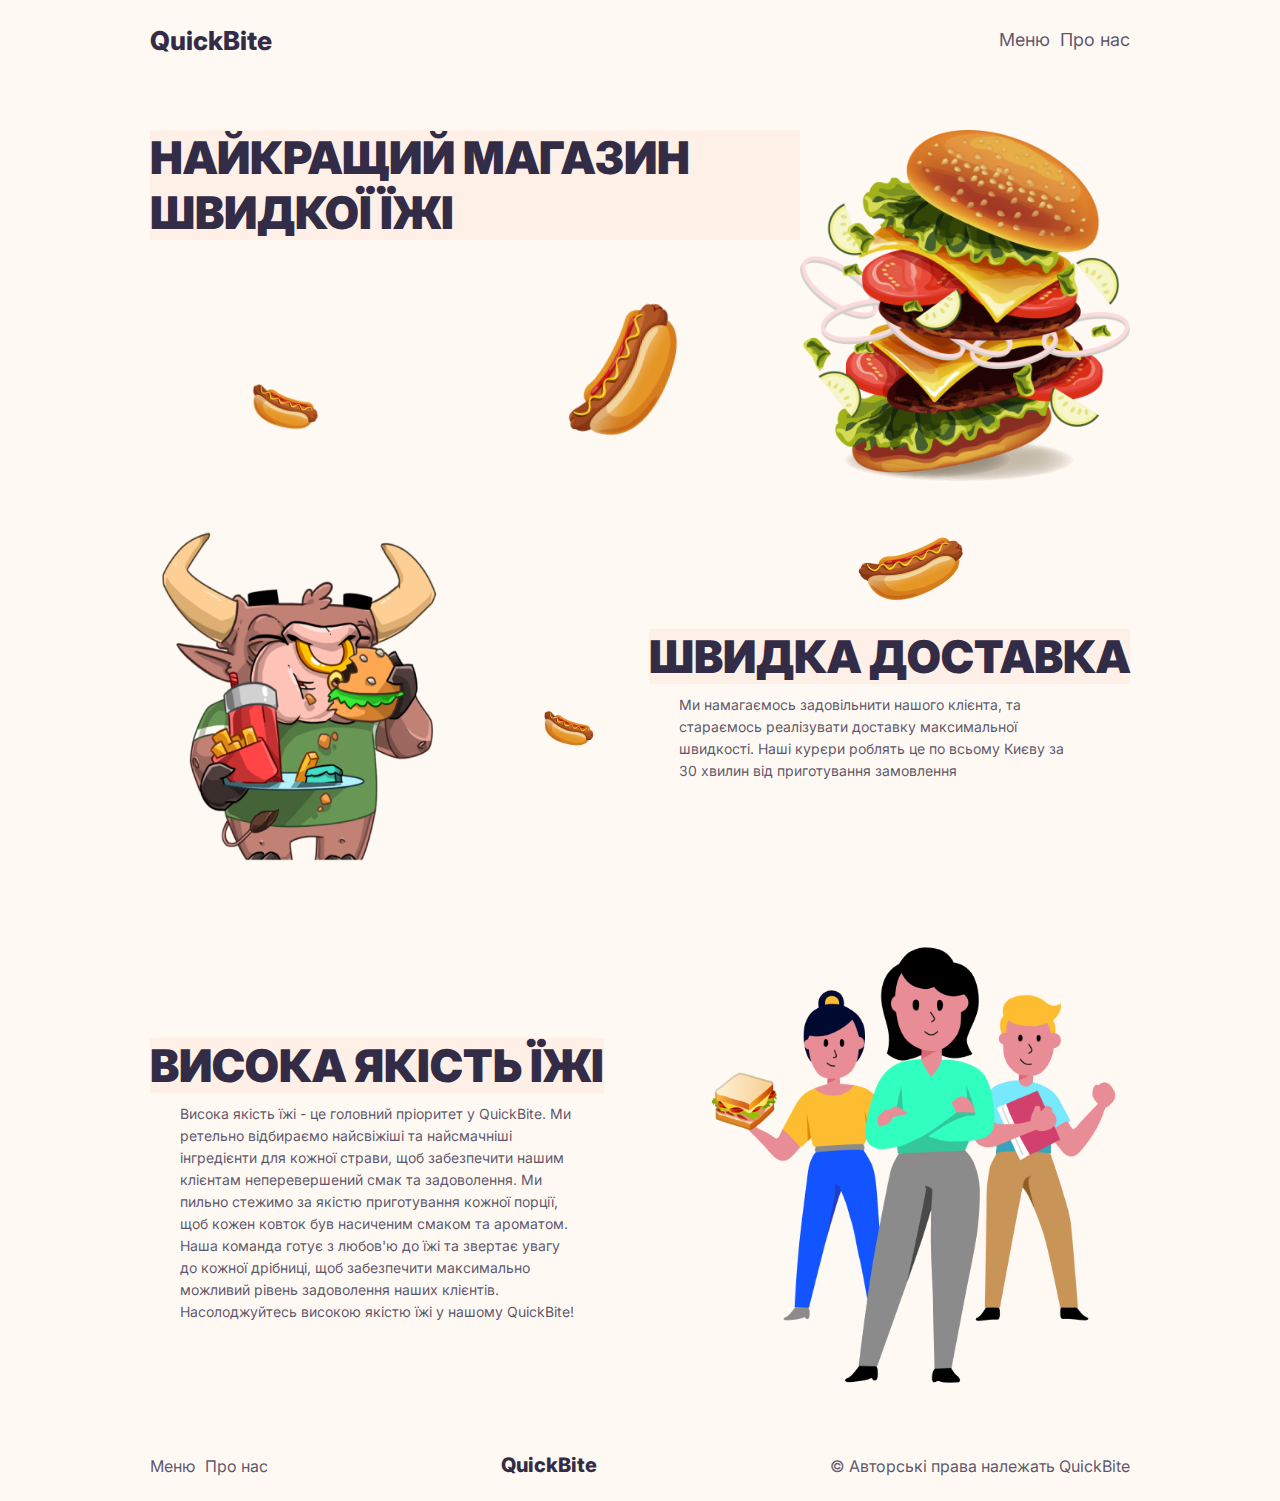
<file: index.html>
<!DOCTYPE html>
<html lang="en">
    <head>
        <meta charset="UTF-8" />
        <meta http-equiv="X-UA-Compatible" content="IE=edge" />
        <meta name="viewport" content="width=device-width, initial-scale=1.0" />
        <link rel="stylesheet" href="./css/main.css" />
        <link rel="stylesheet" href="./css/reset.css" />
        <link rel="stylesheet" href="./css/header.css" />
        <link rel="stylesheet" href="./css/footer.css" />
        <link rel="stylesheet" href="./css/index.css" />
        <title>QuickBite</title>
    </head>
    <body>
        <main class="page">
            <div class="wrapper">
                <header class="header">
                    <section class="header__desktop-menu">
                        <a class="header__logo" href="../index.html">QuickBite</a>
                        <ul class="header__nav">
                            <a href="./pages/menu.html" class="header__nav-item">Меню</a>
                            <a href="./pages/about.html" class="header__nav-item">Про нас</a>
                        </ul>
                    </section>

                    <section class="header__burger-menu">
                        <div class="header__logo">QuickBite</div>
                        <input class="menu-checkbox" type="checkbox" id="burger-toggle" />
                        <label class="header-icon" for="burger-toggle">&#9776;</label>

                        <div class="menu">
                            <a class="menu-item" href="./pages/menu.html">Меню</a>
                            <a class="menu-item" href="./pages/about.html">Про нас</a>
                        </div>
                    </section>
                </header>

                <section class="container">
                    <div class="hero">
                        <div class="hero__title">найкращий магазин швидкої їжі</div>
                        <div class="hero__burger">
                            <img src="./assets/burger.png" alt="" />
                        </div>
                        <img class="hero__hotdog" src="./assets/hotdog.png" alt="" />
                        <img class="hero__hotdog2" src="./assets/hotdog.png"" alt="">
                    </div>

                    <div class="hero">
                        <img class="hero__bull" src="./assets/bull.png" alt="" />
                        <div class="hero__wrapper">
                            <div class="hero__title">ШВИДКА ДОСТАВКА</div>
                            <div class="hero__desc">
                                Ми намагаємось задовільнити нашого клієнта, та стараємось реалізувати доставку максимальної швидкості. Наші курєри
                                роблять це по всьому Києву за 30 хвилин від приготування замовлення
                            </div>
                        </div>

                        <img class="hero__hotdog3" src="./assets/hotdog.png"" alt=""> <img class="hero__hotdog4" src="./assets/hotdog.png"" alt="">
                    </div>

                    <div class="hero">
                        <div class="hero__wrapper">
                            <div class="hero__title">ВИСОКА ЯКІСТЬ ЇЖІ</div>
                            <div class="hero__desc">
                                Висока якість їжі - це головний пріоритет у QuickBite. Ми ретельно відбираємо найсвіжіші та найсмачніші інгредієнти
                                для кожної страви, щоб забезпечити нашим клієнтам неперевершений смак та задоволення. Ми пильно стежимо за якістю
                                приготування кожної порції, щоб кожен ковток був насиченим смаком та ароматом. Наша команда готує з любов'ю до їжі та
                                звертає увагу до кожної дрібниці, щоб забезпечити максимально можливий рівень задоволення наших клієнтів.
                                Насолоджуйтесь високою якістю їжі у нашому QuickBite!
                            </div>
                        </div>
                        <img class="hero__peoples" src="./assets/peoples.png" alt="" />
                    </div>
                </section>

                <footer class="footer">
                    <ul class="footer__nav">
                        <a href="./pages/menu.html" class="footer__nav-item">Меню</a>
                        <a href="./pages/about.html" class="footer__nav-item">Про нас</a>
                    </ul>

                    <div class="footer__logo">QuickBite</div>

                    <div class="footer__utensils">© Авторські права належать QuickBite</div>
                </footer>
            </div>
        </main>
        <script src="./assets/script.js"></script>
    </body>
</html>
</file>
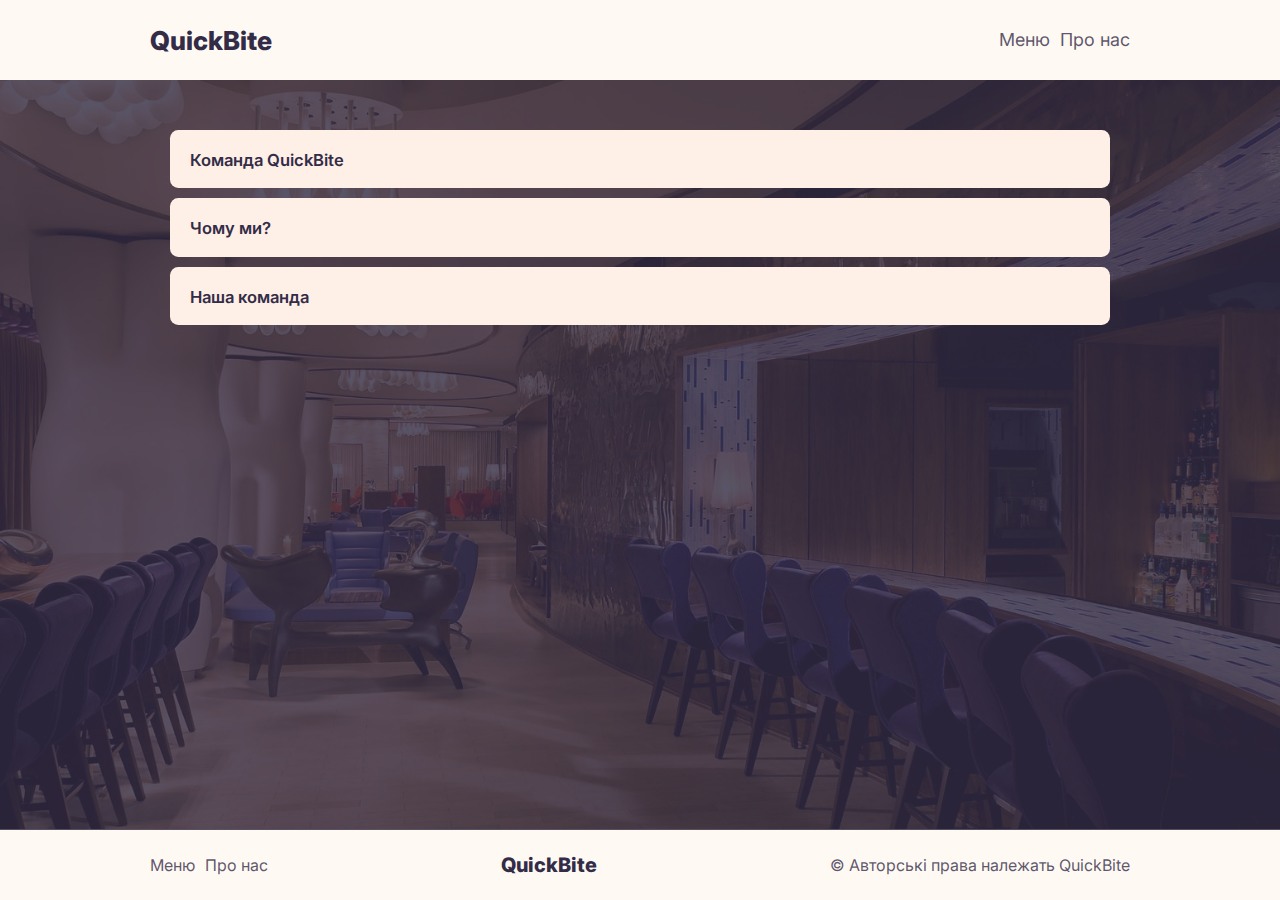
<file: pages/about.html>
<!DOCTYPE html>
<html lang="en">
    <head>
        <meta charset="UTF-8" />
        <meta http-equiv="X-UA-Compatible" content="IE=edge" />
        <meta name="viewport" content="width=device-width, initial-scale=1.0" />
        <link rel="stylesheet" href="../css/main.css" />
        <link rel="stylesheet" href="../css/reset.css" />
        <link rel="stylesheet" href="../css/header.css" />
        <link rel="stylesheet" href="../css/footer.css" />
        <link rel="stylesheet" href="../css/about.css" />
        <title>QuickBite - Про нас</title>
    </head>
    <body>
        <main class="page">
            <div class="wrapper">
                <header class="header">
                    <section class="header__desktop-menu">
                        <a class="header__logo" href="../index.html">QuickBite</a>
                        <ul class="header__nav">
                            <a href="./menu.html" class="header__nav-item">Меню</a>
                            <a class="header__nav-item">Про нас</a>
                        </ul>
                    </section>

                    <section class="header__burger-menu">
                        <a class="header__logo" href="../index.html">QuickBite</a>
                        <input class="menu-checkbox" type="checkbox" id="burger-toggle" />
                        <label class="header-icon" for="burger-toggle">&#9776;</label>

                        <div class="menu">
                            <a class="menu-item" href="./menu.html">Меню</a>
                            <a class="menu-item">Про нас</a>
                        </div>
                    </section>
                </header>
            </div>

            <section class="container">
                <div class="wrapper about">
                    <div class="faq-item">
                        <input class="item-input" id="item1" type="checkbox" />
                        <label class="item-title" for="item1">Команда QuickBite</label>
                        <div class="item-text">
                            Ми - команда професіоналів, яка надає послуги доставки фастфуду найвищої якості. Наша місія полягає в тому, щоб
                            забезпечити клієнтів смачною та якісною їжею, яку вони можуть насолоджуватися у зручний для себе час і місце.
                        </div>
                    </div>

                    <div class="faq-item">
                        <input class="item-input" id="item2" type="checkbox" />
                        <label class="item-title" for="item2">Чому ми?</label>
                        <div class="item-text">
                            Ми працюємо з найкращими ресторанами міста, щоб надавати широкий вибір страв для наших клієнтів. Ми переконані, що кожен
                            повинен мати можливість насолоджуватися смачною їжею, навіть якщо не має часу або можливості піти до ресторану.
                        </div>
                    </div>

                    <div class="faq-item">
                        <input class="item-input" id="item3" type="checkbox" />
                        <label class="item-title" for="item3">Наша команда</label>
                        <div class="item-text">
                            Наша команда прагне до того, щоб наш сервіс був максимально зручним і доступним для всіх клієнтів. Ми працюємо цілодобово,
                            щоб ви могли замовити їжу в будь-який час доби, і наша доставка завжди своєчасна і швидка.
                        </div>
                    </div>
                </div>
            </section>

            <div class="wrapper">
                <footer class="footer">
                    <ul class="footer__nav">
                        <a href="./menu.html" class="footer__nav-item">Меню</a>
                        <a class="footer__nav-item">Про нас</a>
                    </ul>

                    <div class="footer__logo">QuickBite</div>

                    <div class="footer__utensils">© Авторські права належать QuickBite</div>
                </footer>
            </div>
        </main>
        <script src="../assets/script.js"></script>
    </body>
</html>
</file>
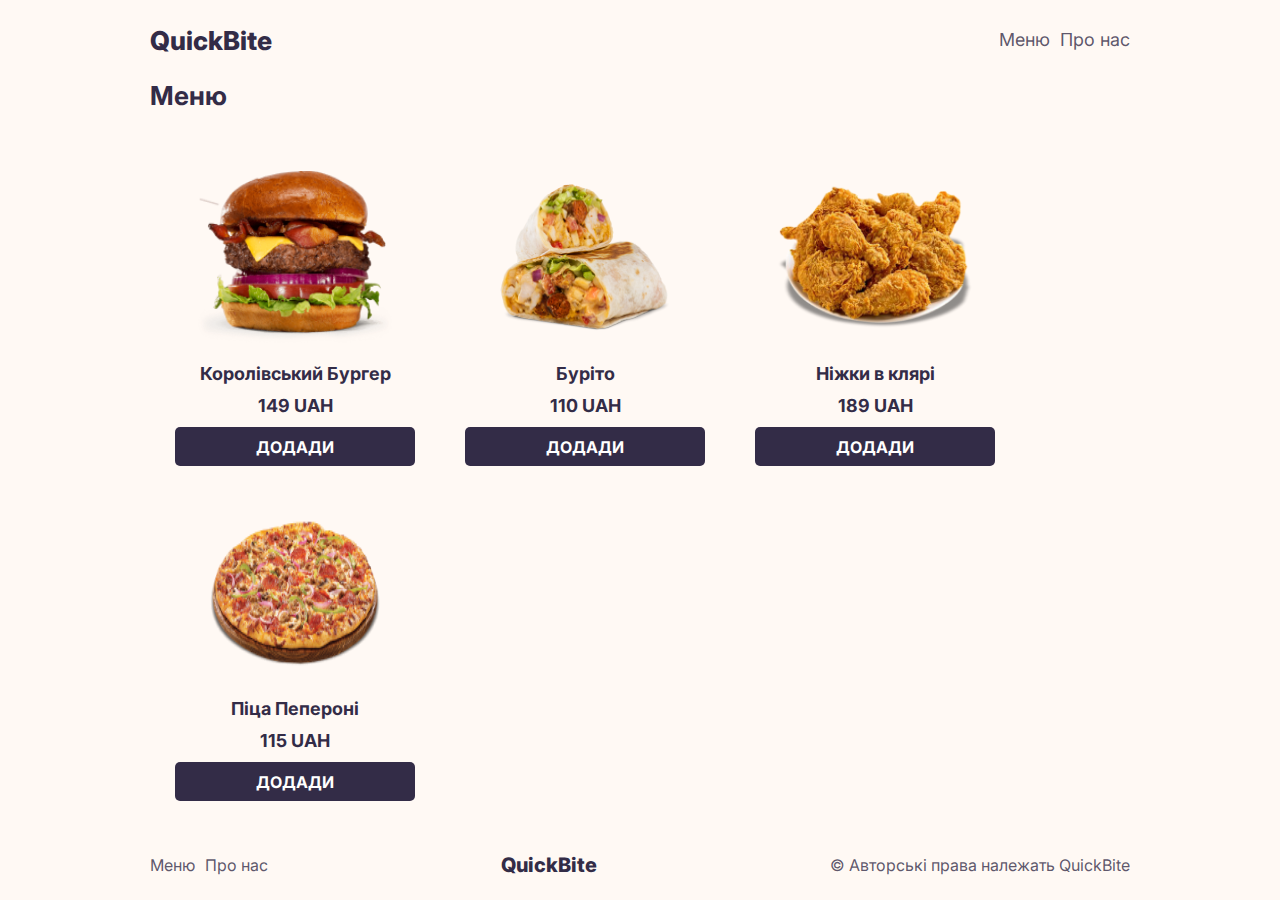
<file: pages/menu.html>
<!DOCTYPE html>
<html lang="en">
    <head>
        <meta charset="UTF-8" />
        <meta http-equiv="X-UA-Compatible" content="IE=edge" />
        <meta name="viewport" content="width=device-width, initial-scale=1.0" />
        <link rel="stylesheet" href="../css/main.css" />
        <link rel="stylesheet" href="../css/reset.css" />
        <link rel="stylesheet" href="../css/header.css" />
        <link rel="stylesheet" href="../css/footer.css" />
        <link rel="stylesheet" href="../css/menu.css" />
        <title>QuickBite - Меню</title>
    </head>
    <body>
        <main class="page">
            <div class="wrapper">
                <header class="header">
                    <section class="header__desktop-menu">
                        <a class="header__logo" href="../index.html">QuickBite</a>
                        <ul class="header__nav">
                            <a class="header__nav-item">Меню</a>
                            <a href="./about.html" class="header__nav-item">Про нас</a>
                        </ul>
                    </section>

                    <section class="header__burger-menu">
                        <a class="header__logo" href="../index.html">QuickBite</a>
                        <input class="menu-checkbox" type="checkbox" id="burger-toggle" />
                        <label class="header-icon" for="burger-toggle">&#9776;</label>

                        <div class="menu">
                            <a class="menu-item">Меню</a>
                            <a class="menu-item" href="./about.html">Про нас</a>
                        </div>
                    </section>
                </header>
            </div>

            <section class="container">
                <div class="wrapper">
                    <div class="menu-title">Меню</div>
                    <div class="menu-products">
                        <div class="menu-products__item">
                            <img src="../assets/eat/burger.png" alt="" />
                            <div class="name">Королівський Бургер</div>
                            <div class="price">149 UAH</div>
                            <button class="menu-products__item-button">Додади</button>
                        </div>

                        <div class="menu-products__item">
                            <img src="../assets/eat/burito.png" alt="" />
                            <div class="name">Буріто</div>
                            <div class="price">110 UAH</div>
                            <button class="menu-products__item-button">Додади</button>
                        </div>
                        <div class="menu-products__item">
                            <img src="../assets/eat/nuggets.png" alt="" />
                            <div class="name">Ніжки в клярі</div>
                            <div class="price">189 UAH</div>
                            <button class="menu-products__item-button">Додади</button>
                        </div>
                        <div class="menu-products__item">
                            <img src="../assets/eat/pizza.png" alt="" />
                            <div class="name">Піца Пепероні</div>
                            <div class="price">115 UAH</div>
                            <button class="menu-products__item-button">Додади</button>
                        </div>
                    </div>
                </div>
            </section>

            <div class="wrapper">
                <footer class="footer">
                    <ul class="footer__nav">
                        <a class="footer__nav-item">Меню</a>
                        <a href="./about.html" class="footer__nav-item">Про нас</a>
                    </ul>

                    <div class="footer__logo">QuickBite</div>

                    <div class="footer__utensils">© Авторські права належать QuickBite</div>
                </footer>
            </div>
        </main>
        <script src="../assets/script.js"></script>
    </body>
</html>
</file>
<file: css/main.css>
@import url("https://fonts.googleapis.com/css2?family=Inter:wght@100;200;300;400;500;600;700;800;900&display=swap");

:root {
    --primary-color: #332c47;
    --second-color: rgba(51, 44, 71, 0.8);
    --bg-color: #fff9f4;
    --max-width: 1200px;
}

body {
    font-family: "Inter", sans-serif;
    background-color: var(--bg-color);
    margin: 0;
    padding: 0;
    color: var(--primary-color);
    font-size: 14px;
}

.page {
    width: 100%;
    min-height: 100vh;
    /* margin-inline: auto; */

    display: flex;
    flex-direction: column;
}

.wrapper {
    width: min(100% - 30px, var(--max-width));
    margin-inline: auto;
}

@media only screen and (max-width: 1280px) {
    .wrapper {
        width: min(100% - 30px, 980px);
    }
}

.container {
    flex: 1;
}
</file>
<file: css/header.css>
.header {
    width: 100%;
}

.header__desktop-menu {
    height: 80px;
    display: flex;
    flex-direction: row;
    align-items: center;
    justify-content: space-between;
}

.header__burger-menu {
    display: none;
    min-height: 80px;
    flex-direction: row;
    align-items: center;
    justify-content: space-between;
    flex-wrap: wrap;
}

.header-icon {
    font-size: 30px;
}

.header__logo {
    font-weight: 800;
    font-size: 26px;
    line-height: 31px;
    color: var(--primary-color);

    cursor: pointer;
    user-select: none;
}

.header__nav {
    display: flex;
    flex-direction: row;
}

.header__nav-item {
    font-weight: 400;
    font-size: 18px;
    line-height: 24px;
    color: var(--second-color);
    margin-right: 10px;

    cursor: pointer;
    transition: 0.2s ease-in;
}

.header__nav-item:last-child {
    margin-right: 0;
}

.header__nav-item:hover {
    color: var(--primary-color);
}

.menu {
    width: 100%;
    height: 91%;
    background: var(--bg-color);
    z-index: 2;
    display: none;
    position: fixed;
    bottom: -35px;
    right: 0;
}

.menu-checkbox {
    position: absolute;
    width: 0;
    height: 0;
    appearance: none;
}

.menu-checkbox:checked ~ .menu {
    display: flex;
    flex-direction: column;
    align-items: center;
}

.menu-item {
    width: 80%;
    height: 60px;
    background: #fff0e7;
    border-radius: 5px;
    text-align: center;
    margin-bottom: 10px;
    text-align: center;
    font-size: 26px;

    display: flex;
    flex-direction: row;
    align-items: center;
    justify-content: center;
    font-weight: 600;
    font-size: 20px;
    line-height: 19px;

    color: #332c47;
}

@media only screen and (max-width: 560px) {
    .header {
        margin-bottom: 30px;
    }

    .header__logo {
        font-size: 16px;
    }

    .header__nav-item {
        font-size: 14px;
    }

    .header__desktop-menu {
        height: 60px;
    }
}

@media only screen and (max-width: 786px) {
    .header__burger-menu {
        display: flex;
    }
    .header__desktop-menu {
        display: none;
    }
}
</file>
<file: css/footer.css>
.footer {
    width: 100%;
    height: 70px;

    display: flex;
    flex-direction: row;
    align-items: center;
    justify-content: space-between;
}

.footer__nav {
    display: flex;
    flex-direction: row;
}

.footer__nav-item {
    font-weight: 400;
    font-size: 16px;
    line-height: 24px;
    color: var(--second-color);
    margin-right: 10px;

    cursor: pointer;
    transition: 0.2s ease-in;
}

.footer__nav-item:last-child {
    margin-right: 0;
}

.footer__logo {
    font-weight: 800;
    font-size: 20px;
    line-height: 31px;
    color: var(--primary-color);

    cursor: pointer;
    user-select: none;
}

.footer__utensils {
    color: var(--second-color);
    font-weight: 400;
    font-size: 16px;
    line-height: 24px;
}

@media only screen and (max-width: 560px) {
    .footer__utensils {
        font-size: 12px;
    }

    .footer__nav-item {
        font-size: 12px;
    }

    .footer__logo {
        font-size: 16px;
    }
}

@media only screen and (max-width: 440px) {
    .footer__utensils {
        font-size: 8px;
    }

    .footer__nav-item {
        font-size: 8px;
    }

    .footer__logo {
        font-size: 16px;
    }
}

@media only screen and (max-width: 350px) {
    .footer {
        flex-direction: column;
    }
}
</file>
<file: css/index.css>
.hero {
    margin-top: 50px;
    display: flex;
    justify-content: space-between;
    width: 100%;
    min-height: 430px;
    position: relative;
}

.hero__title {
    font-weight: 900;
    font-size: 52px;
    text-transform: uppercase;
    max-width: 650px;
    width: fit-content;
    height: fit-content;
    background: #fff0e7;
}

.hero__burger {
    height: 100%;
}

.hero__hotdog {
    position: absolute;
    width: 70px;
    bottom: 50px;
    left: 100px;
}

.hero__hotdog2 {
    position: absolute;
    width: 150px;
    transform: rotate(280deg);
    bottom: 60px;
    left: 400.84px;
}

.hero__hotdog3 {
    position: absolute;
    transform: rotate(-37.93deg);
    width: 105.89px;
    height: 69.73px;
    left: 711px;
}

.hero__hotdog4 {
    position: absolute;
    left: 40%;
    top: 50%;
    width: 53.2px;
}

.hero__bull {
    width: 400px;
}

.hero__desc {
    font-weight: 400;
    font-size: 18px;
    line-height: 22px;
    width: 400px;
    min-width: 280px;
    margin: 10px 30px;
    color: var(--second-color);
}

.hero__wrapper {
    margin: 10% 0;
}

.hero__peoples {
    height: 608px;
}

@media only screen and (max-width: 1280px) {
    .hero__peoples {
        height: 450px;
    }

    .hero__title {
        font-size: 45px;
    }

    .hero__desc {
        font-size: 14px;
    }

    .hero__bull {
        width: 300px;
        height: 330px;
    }

    .hero {
        min-height: fit-content;
    }
}

@media only screen and (max-width: 1024px) {
    .hero__peoples {
        height: 450px;
    }

    .hero__title {
        font-size: 36px;
        max-width: 400px;
    }

    .hero__burger {
        width: 300px;
    }

    .hero__desc {
        font-size: 14px;
        margin: 10px 10px;
    }
}

@media only screen and (max-width: 903px) {
    .hero__peoples {
        position: relative;
        top: 50px;
        height: 350px;
    }

    .hero__title {
        font-size: 36px;
        max-width: 400px;
    }

    .hero__burger {
        width: 300px;
    }

    .hero__desc {
        font-size: 14px;
        margin: 10px 0px;
    }

    .hero__hotdog3, .hero__hotdog2 {
        display: none;
    }
}

@media only screen and (max-width: 780px) {
    .hero {
        flex-direction: column;
        align-items: center;
        margin-top: 0px;
    }

    .hero__burger {
        margin: 10px 0;
    }

    .hero__hotdog, .hero__hotdog2, .hero__hotdog4 {
        display: none;
    }

    .hero__title {
        font-size: 42px;
        max-width: 600px;
        text-align: center;
    }

    .hero__desc {
        text-align: center;
        font-size: 16px;
    }

    .hero:nth-child(2) {
        flex-direction: column-reverse;
    }

    .hero__peoples {
        height: 350px;
        top: -20px;
    }
}

@media only screen and (max-width: 560px) {

    .hero {
        justify-content: center;
    }

    .hero__title {
        max-width: 400px;
        font-size: 26px;
        text-align: center;
    }

    .hero__title:nth-child(1) {
        margin-bottom: 20px;
    }

    .hero__desc {
        font-size: 14px;
    }

    .hero__burger {
        width: 200px;
    }

    .hero__bull {
        width: 200px;
        height: 230px;
    }

    .hero__peoples {
        height: 280px;
    }

    .hero__wrapper {
        display: flex;
        flex-direction: column;
        align-items: center;
    }
}

@media only screen and (max-width: 440px) {
    .hero__desc {
        width: 320px;
    }
}
</file>
<file: css/about.css>
.container {
    background-image: url("../assets/bg.png");
    background-size: cover;
    background-position: center;
}

.about {
    display: flex;
    flex-direction: column;
    align-items: center;
    margin-top: 50px;
}

.faq-item {
    margin-bottom: 10px;
    width: 100%;
    box-sizing: border-box;
    padding: 0 20px;
    display: flex;
    flex-direction: column;
    align-items: center;
}

.item-title {
    box-sizing: border-box;
    padding: 20px;
    cursor: pointer;
    width: 100%;
    font-weight: 600;
    font-size: 16.6464px;
    height: 58.26px;
    background: #fff0e7;
    border-radius: 8.32321px;
    user-select: none;
}

.item-text {
    margin-top: 10px;
    box-sizing: border-box;
    padding: 20px;
    background: #fff0e7;
    border-radius: 8.32321px;
    width: 100%;
    display: none;
}

.item-input {
    position: absolute;
    width: 0;
    height: 0;
    appearance: none;
}

.item-input:checked ~ .item-text {
    display: block;
}
</file>
<file: css/menu.css>
.menu-title {
    font-weight: 700;
    font-size: 26px;
    line-height: 31px;

    color: #332c47;
    margin-bottom: 40px;
}

.menu-products {
    width: 100%;
    display: flex;
    flex-direction: row;
    flex-wrap: wrap;
}

.menu-products__item {
    margin: auto 5px;
    width: 280px;
    height: 335px;
    transition: 0.2s ease-in-out;
    box-sizing: border-box;
    padding: 20px;

    display: flex;
    flex-direction: column;
    justify-content: center;
    align-items: center;
    cursor: pointer;
}

.menu-products__item:hover {
    background: #fff0e7;
}

.menu-products__item > img {
    width: 200px;
    height: 200px;
    margin-bottom: 20px;
}

.menu-products__item > .name, .price {
    font-weight: 700;
    font-size: 18px;
    line-height: 22px;
    color: #332C47;
    text-align: center;

    margin-bottom: 10px;
}


.menu-products__item-button {
    width: 100%;
    height: 45px;
    background: #332C47;
    border-radius: 5px;
    color: #fff;
    text-transform: uppercase;
    font-weight: 700;
    font-size: 16px;
    transition: .2s ease-in-out;
}

.menu-products__item-button:hover {
    background: #73649b;
}

@media only screen and (max-width: 610px) {
    .menu-products__item {
        margin: 0;
    }
}

@media only screen and (max-width: 592px) {
    .menu-products {
        flex-direction: column;
        align-items: center;
    }
}
</file>
